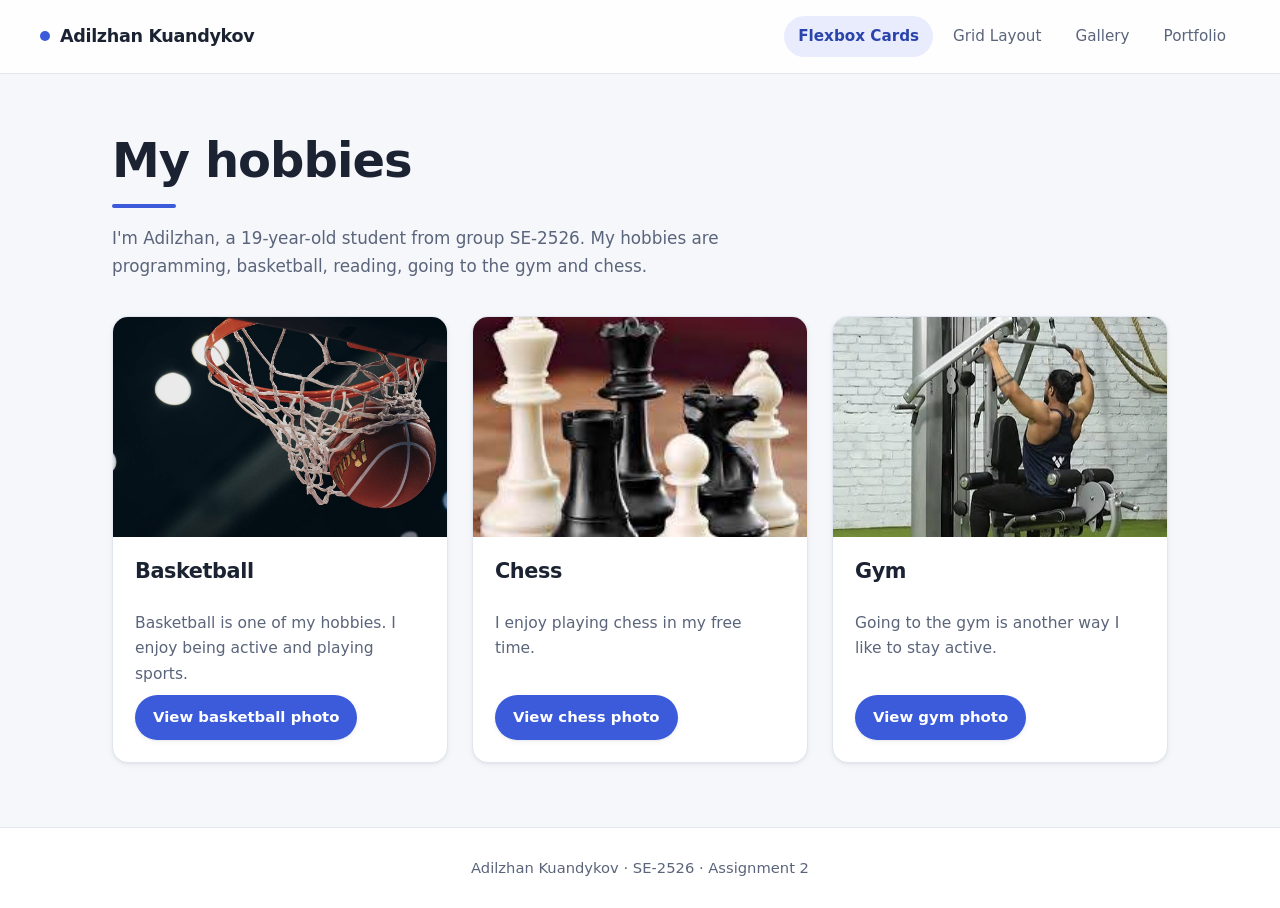
<file: index.html>
<!DOCTYPE html>
<html lang="en">
<head>
  <meta charset="UTF-8">
  <meta name="viewport" content="width=device-width, initial-scale=1.0">
  <title>Flexbox Cards | Adilzhan Kuandykov</title>
  <link rel="stylesheet" href="style.css">
</head>
<body class="">
  <header class="site-header">
    <a class="logo" href="index.html">Adilzhan Kuandykov</a>
    <nav aria-label="Main navigation">
      <a href="index.html" aria-current="page">Flexbox Cards</a>
      <a href="layout.html">Grid Layout</a>
      <a href="gallery.html">Gallery</a>
      <a href="portfolio.html">Portfolio</a>
    </nav>
  </header>
  <main>
    <h1>My hobbies</h1>
    <p>I'm Adilzhan, a 19-year-old student from group SE-2526. My hobbies are programming, basketball, reading, going to the gym and chess.</p>
    <!-- Task 1: Flexbox keeps the cards in a row with equal heights. -->
    <section class="card-row" aria-label="Hobby cards">
      <article class="card">
        <img src="images/photo-7.jpg" alt="A basketball going through a hoop" width="1280" height="1280">
        <div class="card-content">
          <h2>Basketball</h2>
          <p>Basketball is one of my hobbies. I enjoy being active and playing sports.</p>
          <a class="button" href="gallery.html#photo-7">View basketball photo</a>
        </div>
      </article>
      <article class="card">
        <img src="images/photo-6.jpg" alt="Black and white chess pieces" width="234" height="215">
        <div class="card-content">
          <h2>Chess</h2>
          <p>I enjoy playing chess in my free time.</p>
          <a class="button" href="gallery.html#photo-6">View chess photo</a>
        </div>
      </article>
      <article class="card">
        <img src="images/photo-9.jpg" alt="A person using a weight machine at the gym" width="488" height="627">
        <div class="card-content">
          <h2>Gym</h2>
          <p>Going to the gym is another way I like to stay active.</p>
          <a class="button" href="gallery.html#photo-9">View gym photo</a>
        </div>
      </article>
    </section>
  </main>
  <footer class="site-footer">Adilzhan Kuandykov · SE-2526 · Assignment 2</footer>
</body>
</html>
</file>
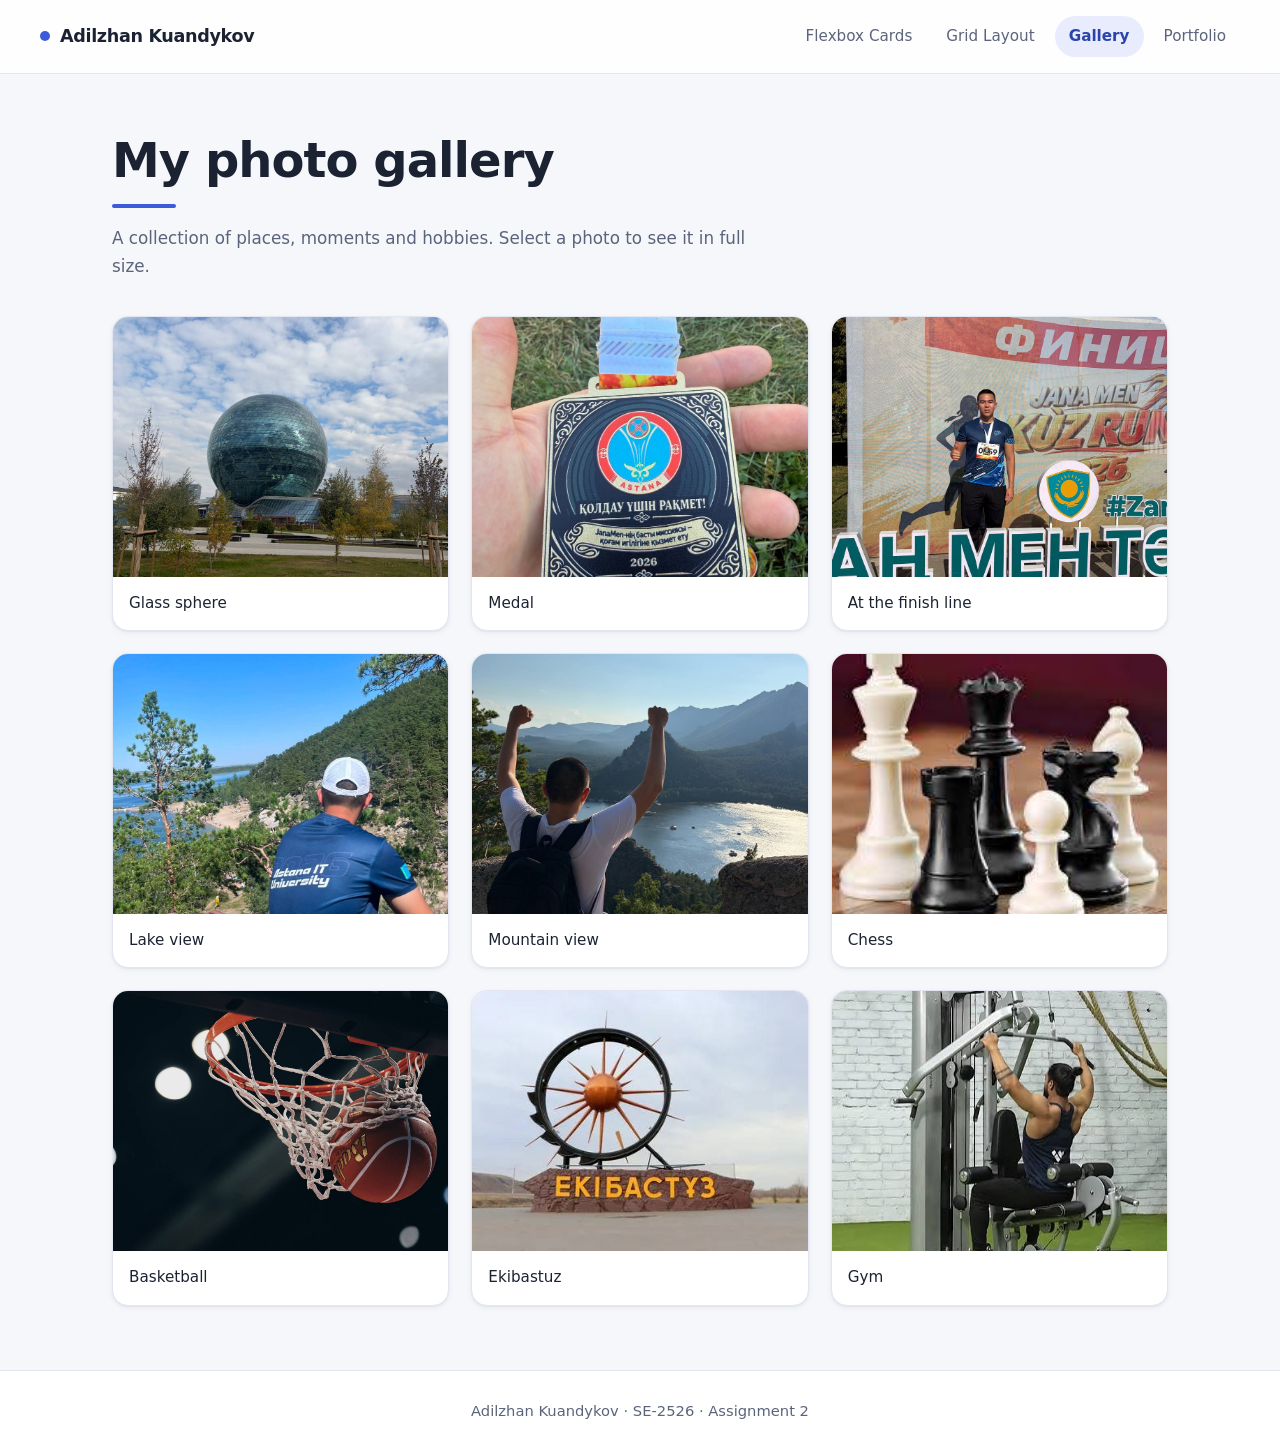
<file: gallery.html>
<!DOCTYPE html>
<html lang="en">
<head>
  <meta charset="UTF-8">
  <meta name="viewport" content="width=device-width, initial-scale=1.0">
  <title>Gallery | Adilzhan Kuandykov</title>
  <link rel="stylesheet" href="style.css">
</head>
<body class="">
  <header class="site-header">
    <a class="logo" href="index.html">Adilzhan Kuandykov</a>
    <nav aria-label="Main navigation">
      <a href="index.html">Flexbox Cards</a>
      <a href="layout.html">Grid Layout</a>
      <a href="gallery.html" aria-current="page">Gallery</a>
      <a href="portfolio.html">Portfolio</a>
    </nav>
  </header>
  <main>
    <h1>My photo gallery</h1>
    <p>A collection of places, moments and hobbies. Select a photo to see it in full size.</p>
    <!-- Task 3: nine photos in equal-width Grid columns. -->
    <section class="gallery" aria-label="Photo gallery">
      <figure id="photo-1">
        <a href="images/photo-1.jpg" aria-label="Open photo: Glass sphere">
          <img src="images/photo-1.jpg" alt="A large glass sphere building beneath a cloudy sky" loading="lazy">
          <span class="photo-overlay">Open photo</span>
        </a>
        <figcaption>Glass sphere</figcaption>
      </figure>
      <figure id="photo-2">
        <a href="images/photo-2.jpg" aria-label="Open photo: Medal">
          <img src="images/photo-2.jpg" alt="A hand holding a medal with an Astana emblem" loading="lazy">
          <span class="photo-overlay">Open photo</span>
        </a>
        <figcaption>Medal</figcaption>
      </figure>
      <figure id="photo-3">
        <a href="images/photo-3.jpg" aria-label="Open photo: At the finish line">
          <img src="images/photo-3.jpg" alt="Adilzhan standing in front of a running event banner" loading="lazy">
          <span class="photo-overlay">Open photo</span>
        </a>
        <figcaption>At the finish line</figcaption>
      </figure>
      <figure id="photo-4">
        <a href="images/photo-4.jpg" aria-label="Open photo: Lake view">
          <img src="images/photo-4.jpg" alt="A person in an Astana IT University shirt overlooking a lake" loading="lazy">
          <span class="photo-overlay">Open photo</span>
        </a>
        <figcaption>Lake view</figcaption>
      </figure>
      <figure id="photo-5">
        <a href="images/photo-5.jpg" aria-label="Open photo: Mountain view">
          <img src="images/photo-5.jpg" alt="A person raising their arms above a lake and mountains" loading="lazy">
          <span class="photo-overlay">Open photo</span>
        </a>
        <figcaption>Mountain view</figcaption>
      </figure>
      <figure id="photo-6">
        <a href="images/photo-6.jpg" aria-label="Open photo: Chess">
          <img src="images/photo-6.jpg" alt="Black and white chess pieces" loading="lazy">
          <span class="photo-overlay">Open photo</span>
        </a>
        <figcaption>Chess</figcaption>
      </figure>
      <figure id="photo-7">
        <a href="images/photo-7.jpg" aria-label="Open photo: Basketball">
          <img src="images/photo-7.jpg" alt="A basketball going through a hoop" loading="lazy">
          <span class="photo-overlay">Open photo</span>
        </a>
        <figcaption>Basketball</figcaption>
      </figure>
      <figure id="photo-8">
        <a href="images/photo-8.jpg" aria-label="Open photo: Ekibastuz">
          <img src="images/photo-8.jpg" alt="An Ekibastuz roadside monument" loading="lazy">
          <span class="photo-overlay">Open photo</span>
        </a>
        <figcaption>Ekibastuz</figcaption>
      </figure>
      <figure id="photo-9">
        <a href="images/photo-9.jpg" aria-label="Open photo: Gym">
          <img src="images/photo-9.jpg" alt="A person using a weight machine at the gym" loading="lazy">
          <span class="photo-overlay">Open photo</span>
        </a>
        <figcaption>Gym</figcaption>
      </figure>
    </section>
  </main>
  <footer class="site-footer">Adilzhan Kuandykov · SE-2526 · Assignment 2</footer>
</body>
</html>
</file>
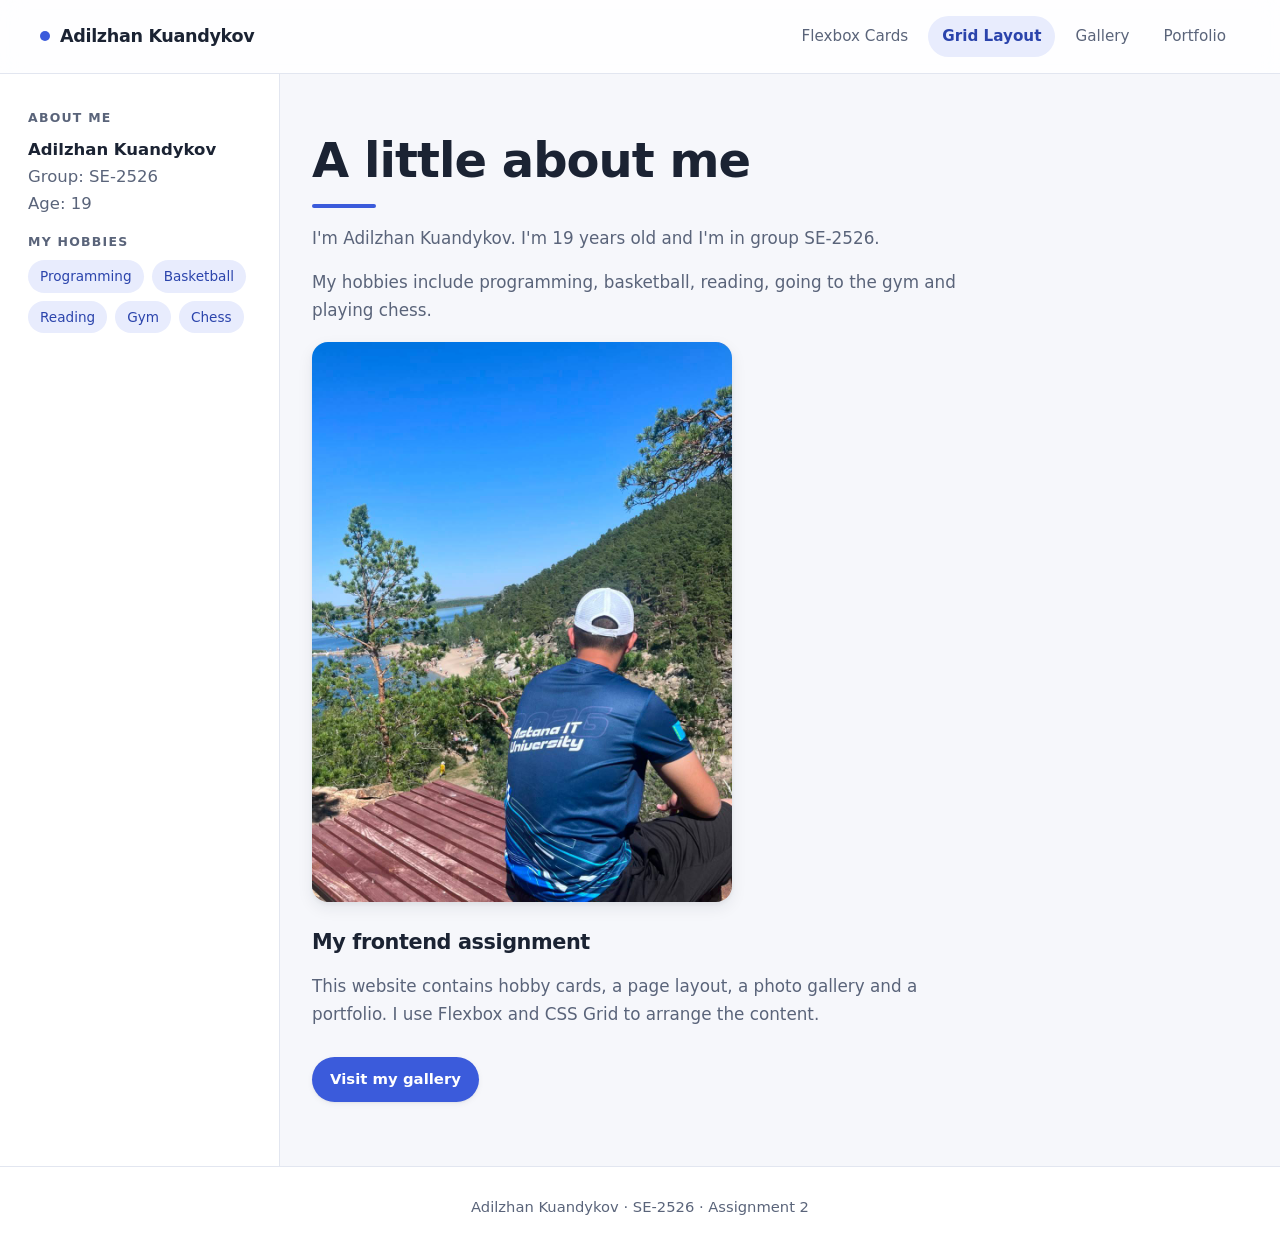
<file: layout.html>
<!DOCTYPE html>
<html lang="en">
<head>
  <meta charset="UTF-8">
  <meta name="viewport" content="width=device-width, initial-scale=1.0">
  <title>Grid Layout | Adilzhan Kuandykov</title>
  <link rel="stylesheet" href="style.css">
</head>
<body class="grid-page">
  <header class="site-header">
    <a class="logo" href="index.html">Adilzhan Kuandykov</a>
    <nav aria-label="Main navigation">
      <a href="index.html">Flexbox Cards</a>
      <a href="layout.html" aria-current="page">Grid Layout</a>
      <a href="gallery.html">Gallery</a>
      <a href="portfolio.html">Portfolio</a>
    </nav>
  </header>
  <!-- Task 2: header, sidebar, main and footer are named grid areas. -->
  <aside class="layout-sidebar">
    <h2>About me</h2>
    <p><strong>Adilzhan Kuandykov</strong><br>Group: SE-2526<br>Age: 19</p>
    <h2>My hobbies</h2>
    <ul><li>Programming</li><li>Basketball</li><li>Reading</li><li>Gym</li><li>Chess</li></ul>
  </aside>
  <main class="layout-main">
    <h1>A little about me</h1>
    <p>I'm Adilzhan Kuandykov. I'm 19 years old and I'm in group SE-2526.</p>
    <p>My hobbies include programming, basketball, reading, going to the gym and playing chess.</p>
    <img class="layout-photo" src="images/photo-4.jpg" alt="Looking out over a lake and pine trees" width="960" height="1280">
    <h2>My frontend assignment</h2>
    <p>This website contains hobby cards, a page layout, a photo gallery and a portfolio. I use Flexbox and CSS Grid to arrange the content.</p>
    <a class="button" href="gallery.html">Visit my gallery</a>
  </main>
  <footer class="site-footer">Adilzhan Kuandykov · SE-2526 · Assignment 2</footer>
</body>
</html>
</file>
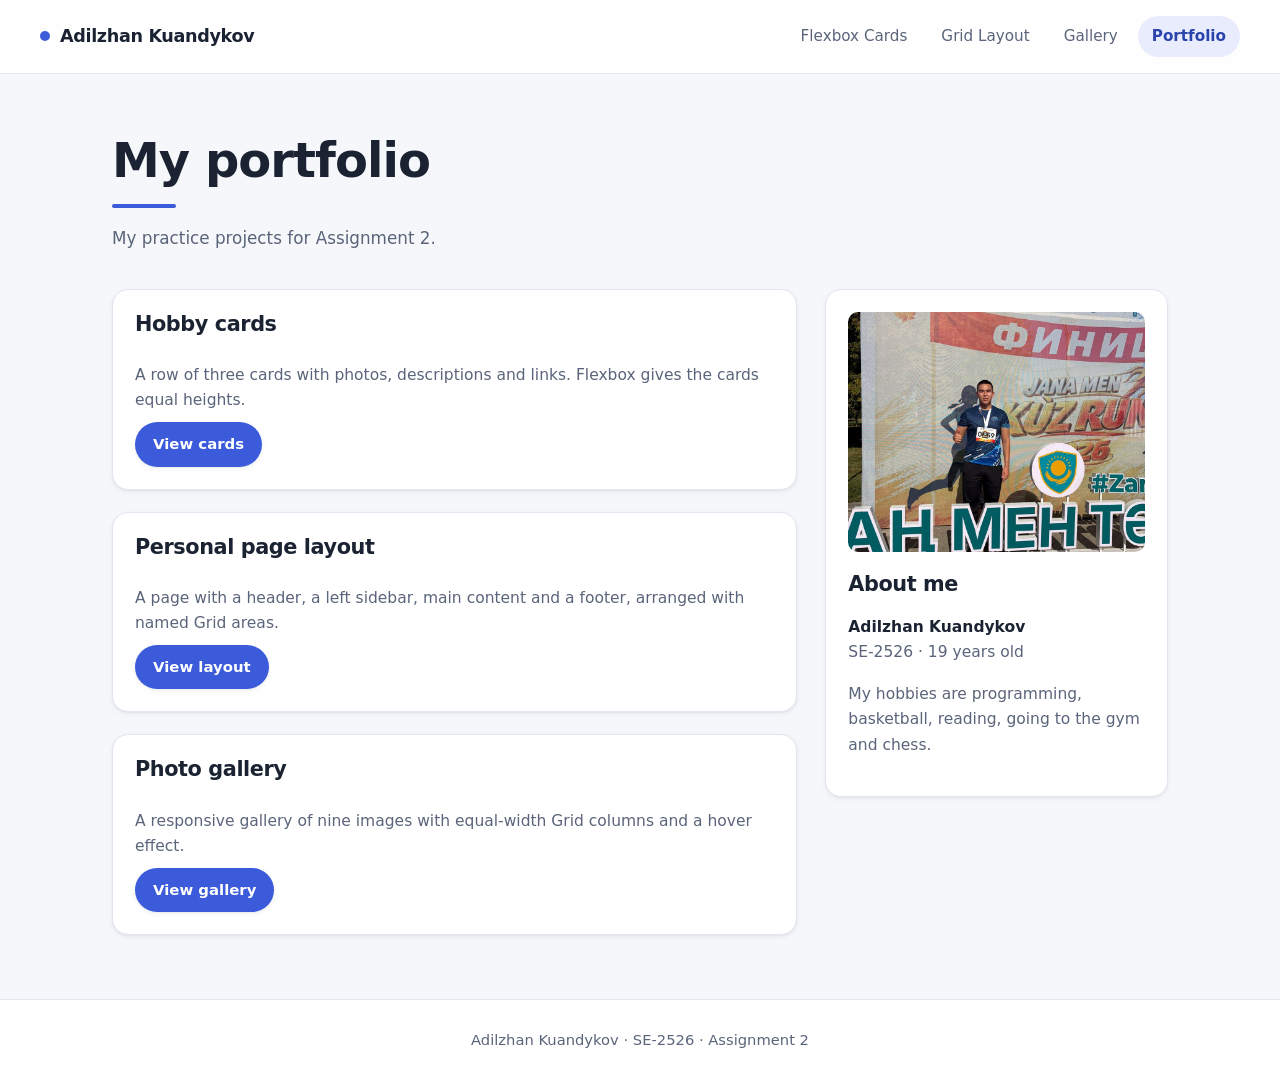
<file: portfolio.html>
<!DOCTYPE html>
<html lang="en">
<head>
  <meta charset="UTF-8">
  <meta name="viewport" content="width=device-width, initial-scale=1.0">
  <title>Portfolio | Adilzhan Kuandykov</title>
  <link rel="stylesheet" href="style.css">
</head>
<body class="">
  <header class="site-header">
    <a class="logo" href="index.html">Adilzhan Kuandykov</a>
    <nav aria-label="Main navigation">
      <a href="index.html">Flexbox Cards</a>
      <a href="layout.html">Grid Layout</a>
      <a href="gallery.html">Gallery</a>
      <a href="portfolio.html" aria-current="page">Portfolio</a>
    </nav>
  </header>
  <main class="portfolio-main">
    <h1>My portfolio</h1>
    <p>My practice projects for Assignment 2.</p>
    <!-- Task 4: Grid places projects on the left and information on the right. -->
    <div class="portfolio-grid">
      <section class="projects" aria-label="My projects">
        <article class="card">
          <div class="card-content">
            <h2>Hobby cards</h2>
            <p>A row of three cards with photos, descriptions and links. Flexbox gives the cards equal heights.</p>
            <a class="button" href="index.html">View cards</a>
          </div>
        </article>
        <article class="card">
          <div class="card-content">
            <h2>Personal page layout</h2>
            <p>A page with a header, a left sidebar, main content and a footer, arranged with named Grid areas.</p>
            <a class="button" href="layout.html">View layout</a>
          </div>
        </article>
        <article class="card">
          <div class="card-content">
            <h2>Photo gallery</h2>
            <p>A responsive gallery of nine images with equal-width Grid columns and a hover effect.</p>
            <a class="button" href="gallery.html">View gallery</a>
          </div>
        </article>
      </section>
      <aside class="portfolio-sidebar">
        <img src="images/photo-3.jpg" alt="Adilzhan at a running event" width="960" height="1280">
        <h2>About me</h2>
        <p><strong>Adilzhan Kuandykov</strong><br>SE-2526 · 19 years old</p>
        <p>My hobbies are programming, basketball, reading, going to the gym and chess.</p>
      </aside>
    </div>
  </main>
  <footer class="site-footer">Adilzhan Kuandykov · SE-2526 · Assignment 2</footer>
</body>
</html>
</file>
<file: style.css>
/* ==========================================================================
   Assignment 2 — Flexbox and CSS Grid
   Adilzhan Kuandykov · SE-2526
   Task 0: shared styles and Flexbox navigation.
   ========================================================================== */

/* --- Design tokens ------------------------------------------------------- */
:root {
  --bg: #f6f7fb;
  --bg-soft: #eef1f8;
  --surface: #ffffff;
  --surface-2: #f9fafc;

  --text: #1b2333;
  --text-soft: #5a647a;
  --border: #e2e6f0;

  --brand: #3b5bdb;
  --brand-dark: #2b44ac;
  --brand-soft: #e8ecfd;
  --accent: #f08c00;

  --radius: 16px;
  --radius-sm: 10px;

  --shadow-sm: 0 1px 2px rgb(27 35 51 / 6%), 0 2px 6px rgb(27 35 51 / 5%);
  --shadow-md: 0 6px 16px rgb(27 35 51 / 8%), 0 2px 4px rgb(27 35 51 / 5%);
  --shadow-lg: 0 18px 40px rgb(27 35 51 / 14%), 0 4px 10px rgb(27 35 51 / 6%);

  --ring: 0 0 0 3px var(--brand-soft);
  --ease: cubic-bezier(0.22, 0.61, 0.36, 1);
}

* {
  box-sizing: border-box;
}

body {
  margin: 0;
  font-family: "Segoe UI", Inter, system-ui, -apple-system, "Helvetica Neue",
    Arial, sans-serif;
  font-size: 16.5px;
  line-height: 1.65;
  color: var(--text);
  background: var(--bg);
  -webkit-font-smoothing: antialiased;
}

/* --- Typography ---------------------------------------------------------- */
h1,
h2,
h3 {
  line-height: 1.25;
  letter-spacing: -0.02em;
  text-wrap: balance;
}

h1 {
  margin: 0 0 12px;
  font-size: clamp(2rem, 1.3rem + 2.6vw, 3rem);
}

h2 {
  margin-top: 0;
  font-size: 1.3rem;
}

main > p {
  max-width: 62ch;
  color: var(--text-soft);
  font-size: 1.05rem;
}

a {
  color: var(--brand);
  text-decoration-thickness: 1px;
  text-underline-offset: 3px;
}

a:hover {
  color: var(--brand-dark);
}

/* --- Header / navigation (Flexbox) -------------------------------------- */
.site-header {
  position: sticky;
  top: 0;
  z-index: 10;
  display: flex;
  justify-content: space-between;
  align-items: center;
  flex-wrap: wrap;
  gap: 16px;
  padding: 16px clamp(20px, 4vw, 40px);
  background: color-mix(in srgb, var(--surface) 82%, transparent);
  backdrop-filter: blur(12px) saturate(140%);
  border-bottom: 1px solid var(--border);
}

.logo {
  font-size: 1.1rem;
  font-weight: 700;
  letter-spacing: -0.02em;
  color: var(--text);
  text-decoration: none;
}

.logo::before {
  content: "";
  display: inline-block;
  width: 10px;
  height: 10px;
  margin-right: 10px;
  border-radius: 50%;
  background: var(--brand);
  vertical-align: 1px;
}

nav {
  display: flex;
  flex-wrap: wrap;
  gap: 6px;
}

nav a {
  padding: 8px 14px;
  border-radius: 999px;
  color: var(--text-soft);
  font-size: 0.95rem;
  font-weight: 500;
  text-decoration: none;
  transition: background-color 0.18s var(--ease), color 0.18s var(--ease);
}

nav a:hover {
  background: var(--surface-2);
  color: var(--text);
}

nav a[aria-current="page"] {
  font-weight: 600;
  color: var(--brand-dark);
  background: var(--brand-soft);
}

main {
  max-width: 1120px;
  margin: 0 auto;
  padding: clamp(28px, 5vw, 56px) clamp(20px, 4vw, 32px) 64px;
}

.site-footer {
  padding: 28px 20px;
  text-align: center;
  color: var(--text-soft);
  font-size: 0.92rem;
  background: var(--surface);
  border-top: 1px solid var(--border);
}

/* --- Task 1: equal-height cards with Flexbox ---------------------------- */
.card-row {
  display: flex;
  flex-wrap: wrap;
  align-items: stretch;
  gap: 24px;
  margin-top: 36px;
}

.card {
  flex: 1 1 260px;
  display: flex;
  flex-direction: column;
  border: 1px solid var(--border);
  border-radius: var(--radius);
  overflow: hidden;
  background: var(--surface);
  box-shadow: var(--shadow-sm);
  transition: transform 0.25s var(--ease), box-shadow 0.25s var(--ease),
    border-color 0.25s var(--ease);
}

.card:hover {
  transform: translateY(-4px);
  border-color: color-mix(in srgb, var(--brand) 35%, var(--border));
  box-shadow: var(--shadow-lg);
}

.card > img {
  width: 100%;
  height: 220px;
  object-fit: cover;
  transition: transform 0.4s var(--ease);
}

.card:hover > img {
  transform: scale(1.04);
}

.card-content {
  flex: 1;
  display: flex;
  flex-direction: column;
  align-items: flex-start;
  gap: 8px;
  padding: 22px;
}

.card-content p {
  margin: 0;
  color: var(--text-soft);
  font-size: 0.97rem;
}

/* --- Buttons ------------------------------------------------------------ */
.button {
  display: inline-block;
  margin-top: auto;
  padding: 10px 18px;
  border-radius: 999px;
  background: var(--brand);
  color: #fff;
  font-size: 0.93rem;
  font-weight: 600;
  text-decoration: none;
  box-shadow: var(--shadow-sm);
  transition: background-color 0.18s var(--ease), transform 0.18s var(--ease),
    box-shadow 0.18s var(--ease);
}

.button:hover {
  background: var(--brand-dark);
  color: #fff;
  transform: translateY(-1px);
  box-shadow: var(--shadow-md);
}

.button:active {
  transform: translateY(0);
}

a:focus-visible {
  outline: 3px solid var(--accent);
  outline-offset: 3px;
  border-radius: 6px;
}

/* --- Task 2: named Grid areas for the whole page ------------------------ */
.grid-page {
  display: grid;
  min-height: 100vh;
  grid-template-columns: 280px minmax(0, 1fr);
  grid-template-rows: auto 1fr auto;
  grid-template-areas:
    "header header"
    "sidebar main"
    "footer footer";
}

.grid-page .site-header {
  grid-area: header;
}

.grid-page .site-footer {
  grid-area: footer;
}

.layout-sidebar {
  grid-area: sidebar;
  padding: clamp(24px, 3vw, 36px) clamp(20px, 2.4vw, 28px);
  background: var(--surface);
  border-right: 1px solid var(--border);
}

.layout-sidebar h2 {
  font-size: 0.78rem;
  font-weight: 700;
  letter-spacing: 0.1em;
  text-transform: uppercase;
  color: var(--text-soft);
}

.layout-sidebar h2 + * {
  margin-top: 0;
}

.layout-sidebar p {
  color: var(--text-soft);
}

.layout-sidebar p strong {
  color: var(--text);
}

.layout-sidebar ul {
  margin: 0;
  padding: 0;
  list-style: none;
  display: flex;
  flex-wrap: wrap;
  gap: 8px;
}

.layout-sidebar li {
  padding: 5px 12px;
  border-radius: 999px;
  background: var(--brand-soft);
  color: var(--brand-dark);
  font-size: 0.85rem;
  font-weight: 500;
}

.layout-main {
  grid-area: main;
  width: 100%;
}

.layout-photo {
  display: block;
  max-width: 420px;
  width: 100%;
  height: auto;
  margin: 8px 0 28px;
  border-radius: var(--radius);
  box-shadow: var(--shadow-md);
}

/* --- Task 3: a 3-column gallery with equal rows ------------------------- */
.gallery {
  display: grid;
  grid-template-columns: repeat(3, minmax(0, 1fr));
  grid-auto-rows: 1fr;
  gap: 22px;
  margin-top: 36px;
}

.gallery figure {
  margin: 0;
  border: 1px solid var(--border);
  border-radius: var(--radius);
  overflow: hidden;
  background: var(--surface);
  box-shadow: var(--shadow-sm);
  scroll-margin-top: 90px;
  transition: transform 0.25s var(--ease), box-shadow 0.25s var(--ease);
}

.gallery figure:hover {
  transform: translateY(-4px);
  box-shadow: var(--shadow-lg);
}

.gallery figure:target {
  outline: 3px solid var(--accent);
  outline-offset: 2px;
}

.gallery figure > a {
  position: relative;
  display: block;
  overflow: hidden;
}

.gallery img {
  display: block;
  width: 100%;
  height: 260px;
  object-fit: cover;
  transition: transform 0.45s var(--ease);
}

.gallery figure:hover img {
  transform: scale(1.06);
}

.gallery figcaption {
  padding: 14px 16px;
  font-size: 0.95rem;
  font-weight: 500;
}

.photo-overlay {
  position: absolute;
  inset: 0;
  display: grid;
  place-content: center;
  padding: 10px;
  background: rgb(15 20 35 / 72%);
  color: #fff;
  font-size: 0.92rem;
  font-weight: 600;
  letter-spacing: 0.02em;
  text-align: center;
  opacity: 0;
  transition: opacity 0.25s var(--ease);
}

.gallery a:hover .photo-overlay,
.gallery a:focus-visible .photo-overlay {
  opacity: 1;
}

/* --- Task 4: Grid outside, Flexbox inside each project card ------------- */
.portfolio-grid {
  display: grid;
  grid-template-columns: minmax(0, 2fr) minmax(0, 1fr);
  gap: 28px;
  align-items: start;
  margin-top: 36px;
}

.projects {
  display: grid;
  gap: 22px;
}

.portfolio-sidebar {
  position: sticky;
  top: 96px;
  padding: 22px;
  border: 1px solid var(--border);
  border-radius: var(--radius);
  background: var(--surface);
  box-shadow: var(--shadow-sm);
}

.portfolio-sidebar img {
  width: 100%;
  height: 240px;
  object-fit: cover;
  display: block;
  margin-bottom: 20px;
  border-radius: var(--radius-sm);
}

.portfolio-sidebar p {
  color: var(--text-soft);
  font-size: 0.97rem;
}

.portfolio-sidebar p strong {
  color: var(--text);
}

/* --- Responsive --------------------------------------------------------- */
@media (max-width: 750px) {
  .grid-page {
    grid-template-columns: 1fr;
    grid-template-areas: "header" "sidebar" "main" "footer";
    grid-template-rows: auto auto 1fr auto;
  }

  .layout-sidebar {
    border-right: none;
    border-bottom: 1px solid var(--border);
  }

  .gallery {
    grid-template-columns: repeat(2, minmax(0, 1fr));
  }

  .portfolio-grid {
    grid-template-columns: 1fr;
  }

  .portfolio-sidebar {
    position: static;
  }
}

@media (max-width: 500px) {
  .gallery {
    grid-template-columns: 1fr;
  }

  .card-row {
    flex-direction: column;
  }

  /* In a column the flex-basis would become a height and clip the card. */
  .card {
    flex: 0 0 auto;
  }

  .site-header {
    justify-content: center;
  }
}

@media (hover: none) {
  .photo-overlay {
    opacity: 1;
    background: rgb(15 20 35 / 55%);
    place-content: end center;
  }
}

@media (prefers-reduced-motion: reduce) {
  *,
  *::before,
  *::after {
    transition: none !important;
    animation: none !important;
  }
}

/* --- Decorative accent under each page title ---------------------------- */
h1::after {
  content: "";
  display: block;
  width: 64px;
  height: 4px;
  margin-top: 14px;
  border-radius: 999px;
  background: var(--brand);
}

/* The layout page's link-button is not inside a flex column, so reset the
   auto margin that pushes it to the bottom of a card. */
.layout-main .button {
  margin-top: 12px;
}
</file>
